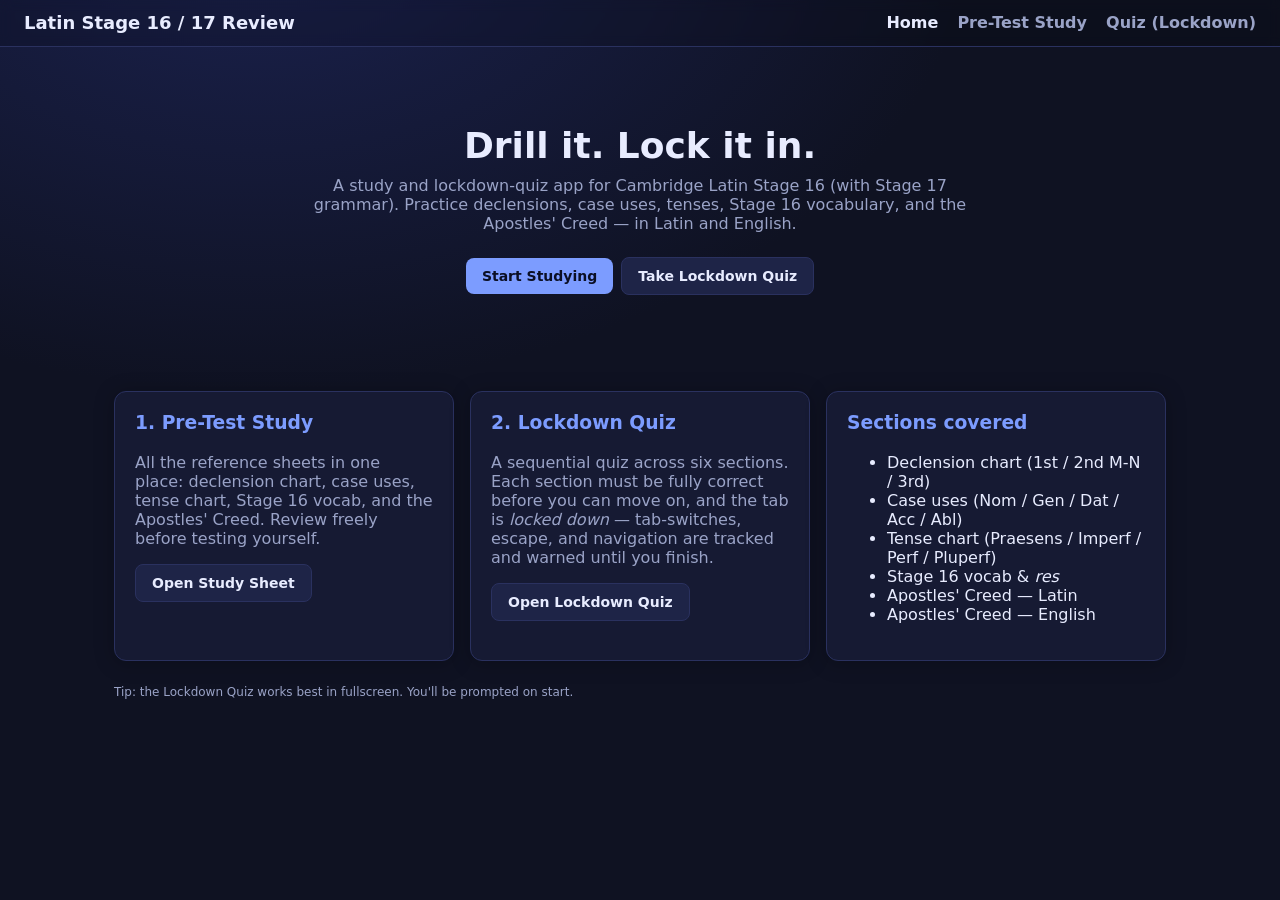
<file: index.html>
<!doctype html>
<html lang="en">
<head>
  <meta charset="utf-8">
  <meta name="viewport" content="width=device-width,initial-scale=1">
  <title>Stage 16/17 Review — Home</title>
  <link rel="stylesheet" href="styles.css">
</head>
<body>
  <header class="topbar">
    <h1>Latin Stage 16 / 17 Review</h1>
    <nav class="topnav">
      <a href="index.html" class="active">Home</a>
      <a href="study.html">Pre-Test Study</a>
      <a href="quiz.html">Quiz (Lockdown)</a>
    </nav>
  </header>

  <section class="hero">
    <h2>Drill it. Lock it in.</h2>
    <p>
      A study and lockdown-quiz app for Cambridge Latin Stage 16 (with Stage 17 grammar).
      Practice declensions, case uses, tenses, Stage 16 vocabulary, and the Apostles' Creed — in Latin and English.
    </p>
    <div class="row" style="justify-content: center;">
      <a class="btn" href="study.html">Start Studying</a>
      <a class="btn secondary" href="quiz.html">Take Lockdown Quiz</a>
    </div>
  </section>

  <main class="container">
    <div class="card-grid">
      <div class="card">
        <h3>1. Pre-Test Study</h3>
        <p>All the reference sheets in one place: declension chart, case uses, tense chart, Stage 16 vocab, and the Apostles' Creed. Review freely before testing yourself.</p>
        <a class="btn secondary" href="study.html">Open Study Sheet</a>
      </div>
      <div class="card">
        <h3>2. Lockdown Quiz</h3>
        <p>A sequential quiz across six sections. Each section must be fully correct before you can move on, and the tab is <em>locked down</em> — tab-switches, escape, and navigation are tracked and warned until you finish.</p>
        <a class="btn secondary" href="quiz.html">Open Lockdown Quiz</a>
      </div>
      <div class="card">
        <h3>Sections covered</h3>
        <ul>
          <li>Declension chart (1st / 2nd M-N / 3rd)</li>
          <li>Case uses (Nom / Gen / Dat / Acc / Abl)</li>
          <li>Tense chart (Praesens / Imperf / Perf / Pluperf)</li>
          <li>Stage 16 vocab &amp; <em>res</em></li>
          <li>Apostles' Creed — Latin</li>
          <li>Apostles' Creed — English</li>
        </ul>
      </div>
    </div>

    <p class="footnote">
      Tip: the Lockdown Quiz works best in fullscreen. You'll be prompted on start.
    </p>
  </main>

  <script src="data.js"></script>
</body>
</html>
</file>
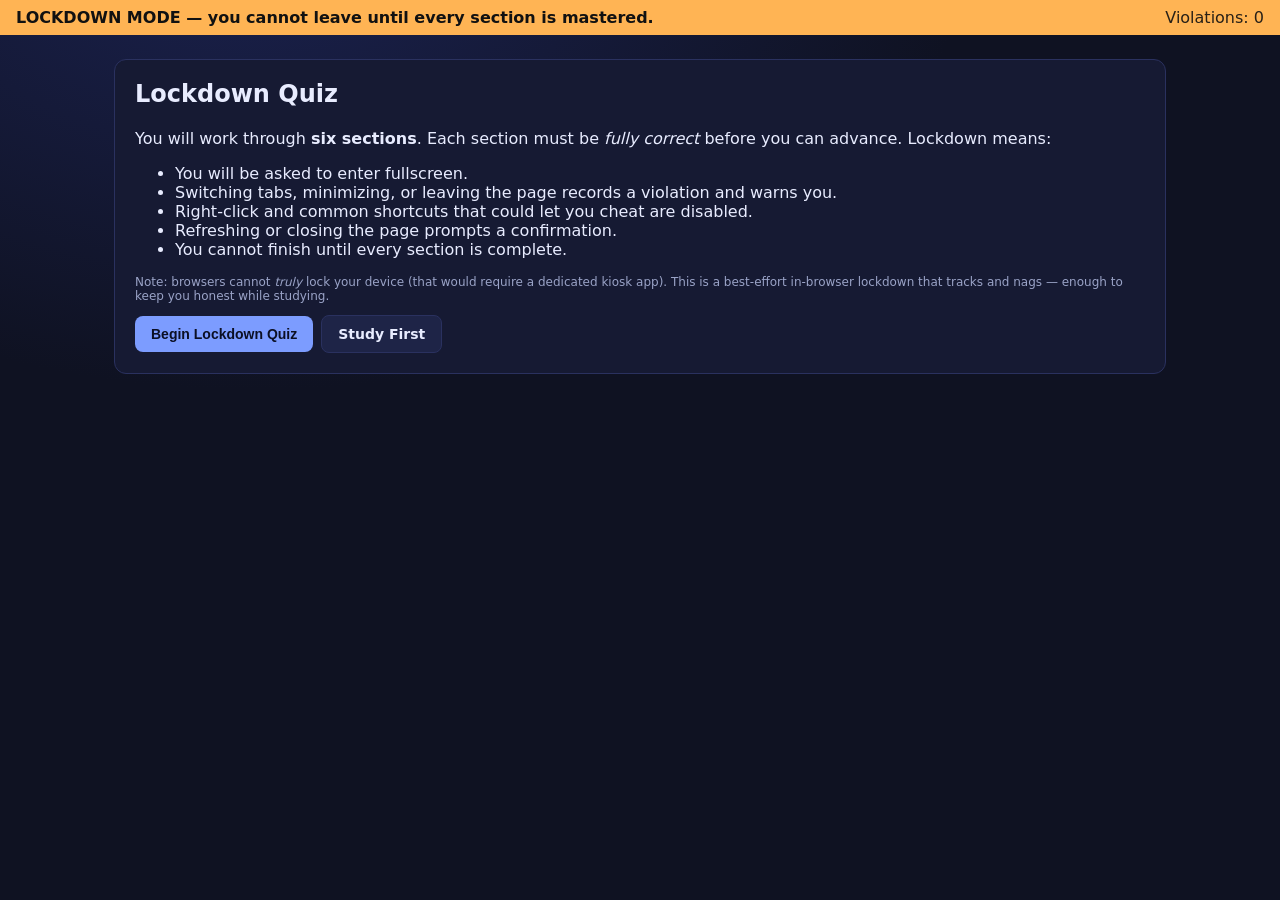
<file: quiz.html>
<!doctype html>
<html lang="en">
<head>
  <meta charset="utf-8">
  <meta name="viewport" content="width=device-width,initial-scale=1">
  <title>Lockdown Quiz — Stage 16/17</title>
  <link rel="stylesheet" href="styles.css">
</head>
<body>
  <div class="lockbar" id="lockbar">
    <span>LOCKDOWN MODE — you cannot leave until every section is mastered.</span>
    <span class="violations" id="violations">Violations: 0</span>
  </div>

  <main class="container">
    <div id="intro" class="panel">
      <h2>Lockdown Quiz</h2>
      <p>
        You will work through <strong>six sections</strong>. Each section must be <em>fully correct</em> before you can advance.
        Lockdown means:
      </p>
      <ul>
        <li>You will be asked to enter fullscreen.</li>
        <li>Switching tabs, minimizing, or leaving the page records a violation and warns you.</li>
        <li>Right-click and common shortcuts that could let you cheat are disabled.</li>
        <li>Refreshing or closing the page prompts a confirmation.</li>
        <li>You cannot finish until every section is complete.</li>
      </ul>
      <p class="footnote">
        Note: browsers cannot <em>truly</em> lock your device (that would require a dedicated kiosk app). This is a best-effort
        in-browser lockdown that tracks and nags — enough to keep you honest while studying.
      </p>
      <div class="row">
        <button class="btn" id="start-btn">Begin Lockdown Quiz</button>
        <a class="btn secondary" href="study.html">Study First</a>
      </div>
    </div>

    <ul class="progress" id="progress" style="display:none"></ul>

    <div id="stage" style="display:none"></div>

    <div id="done" class="panel" style="display:none">
      <h2>🎉 Mastered.</h2>
      <p>You completed every section of the Stage 16 / 17 Review. Lockdown released.</p>
      <p id="violation-summary" class="footnote"></p>
      <div class="row">
        <a class="btn" href="index.html">Return to Home</a>
        <button class="btn secondary" id="restart-btn">Restart Quiz</button>
      </div>
    </div>
  </main>

  <div class="modal-bg" id="warn-modal">
    <div class="modal">
      <h3 id="warn-title">⚠ Tab / focus violation</h3>
      <p id="warn-body">You left the quiz tab. This was logged. Return to fullscreen and continue.</p>
      <button class="btn" id="warn-close">Return to Quiz</button>
    </div>
  </div>

  <script src="data.js"></script>
  <script src="quiz.js"></script>
</body>
</html>
</file>
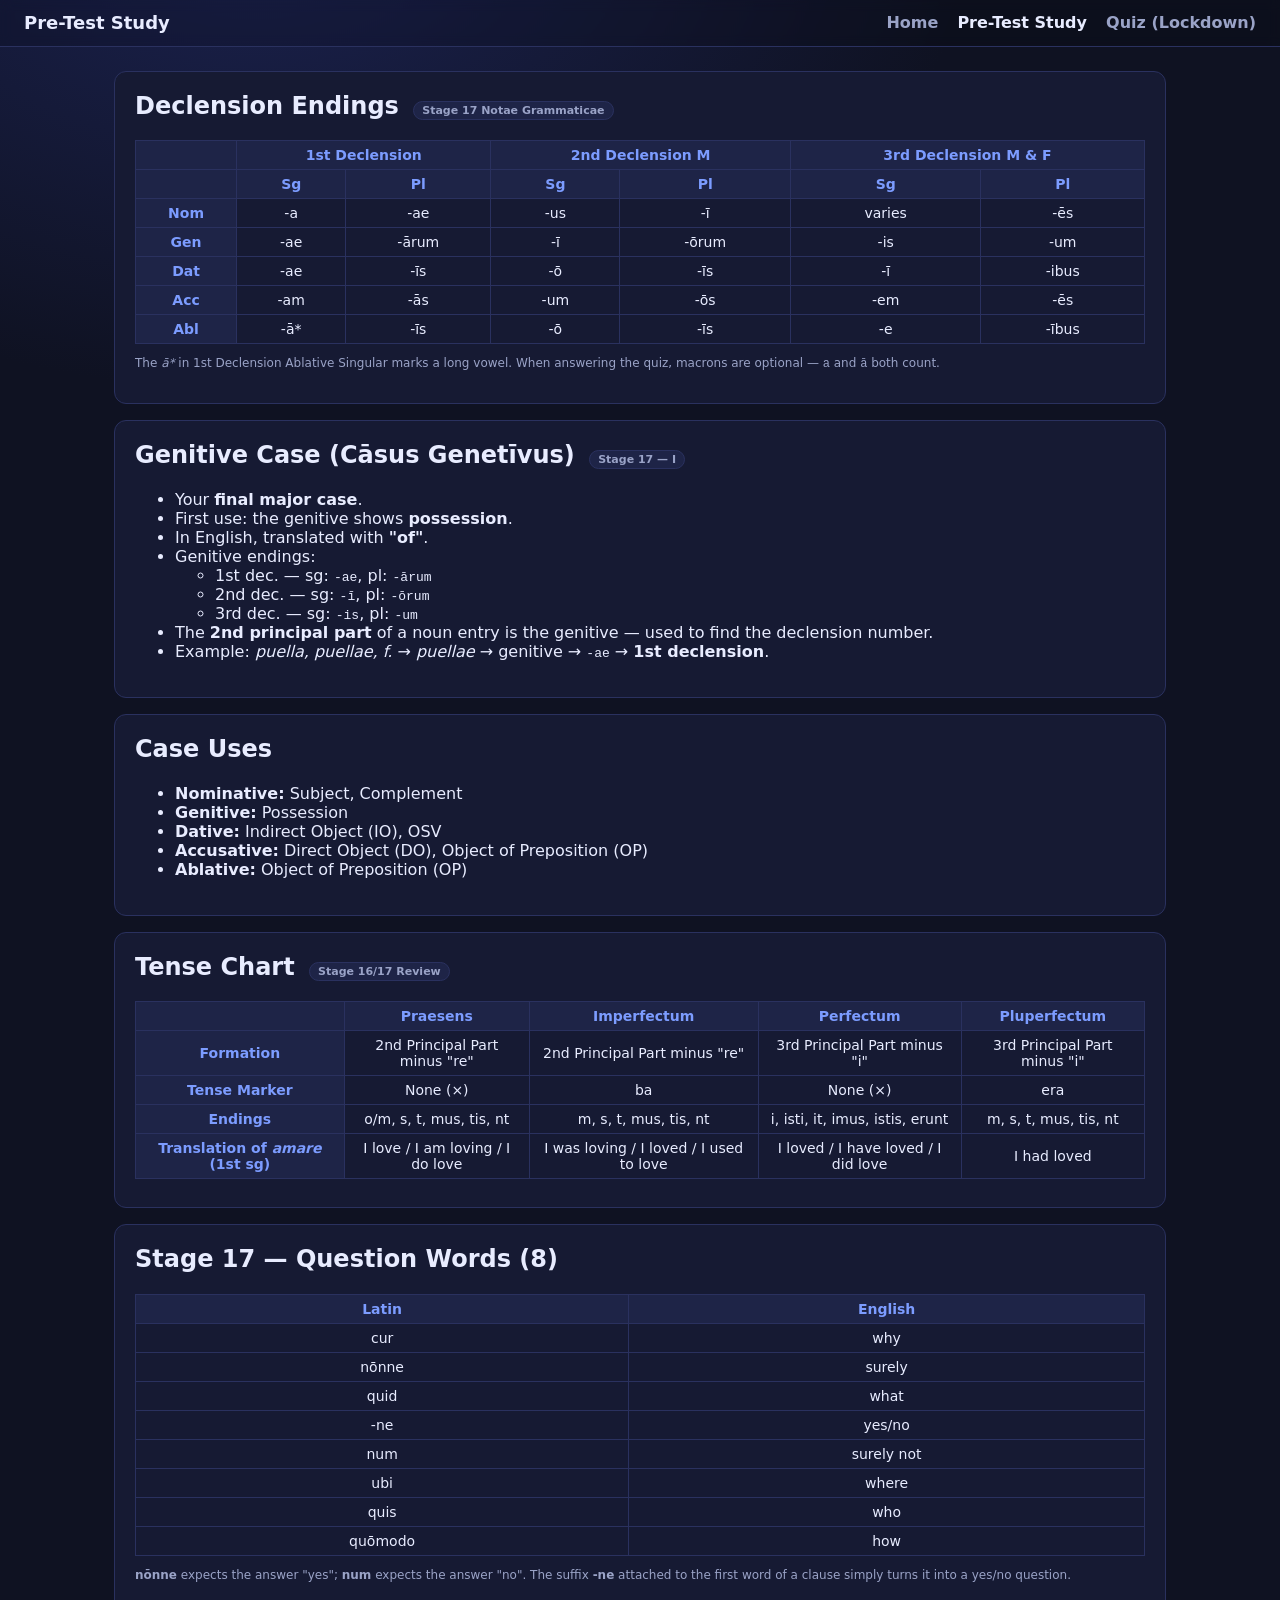
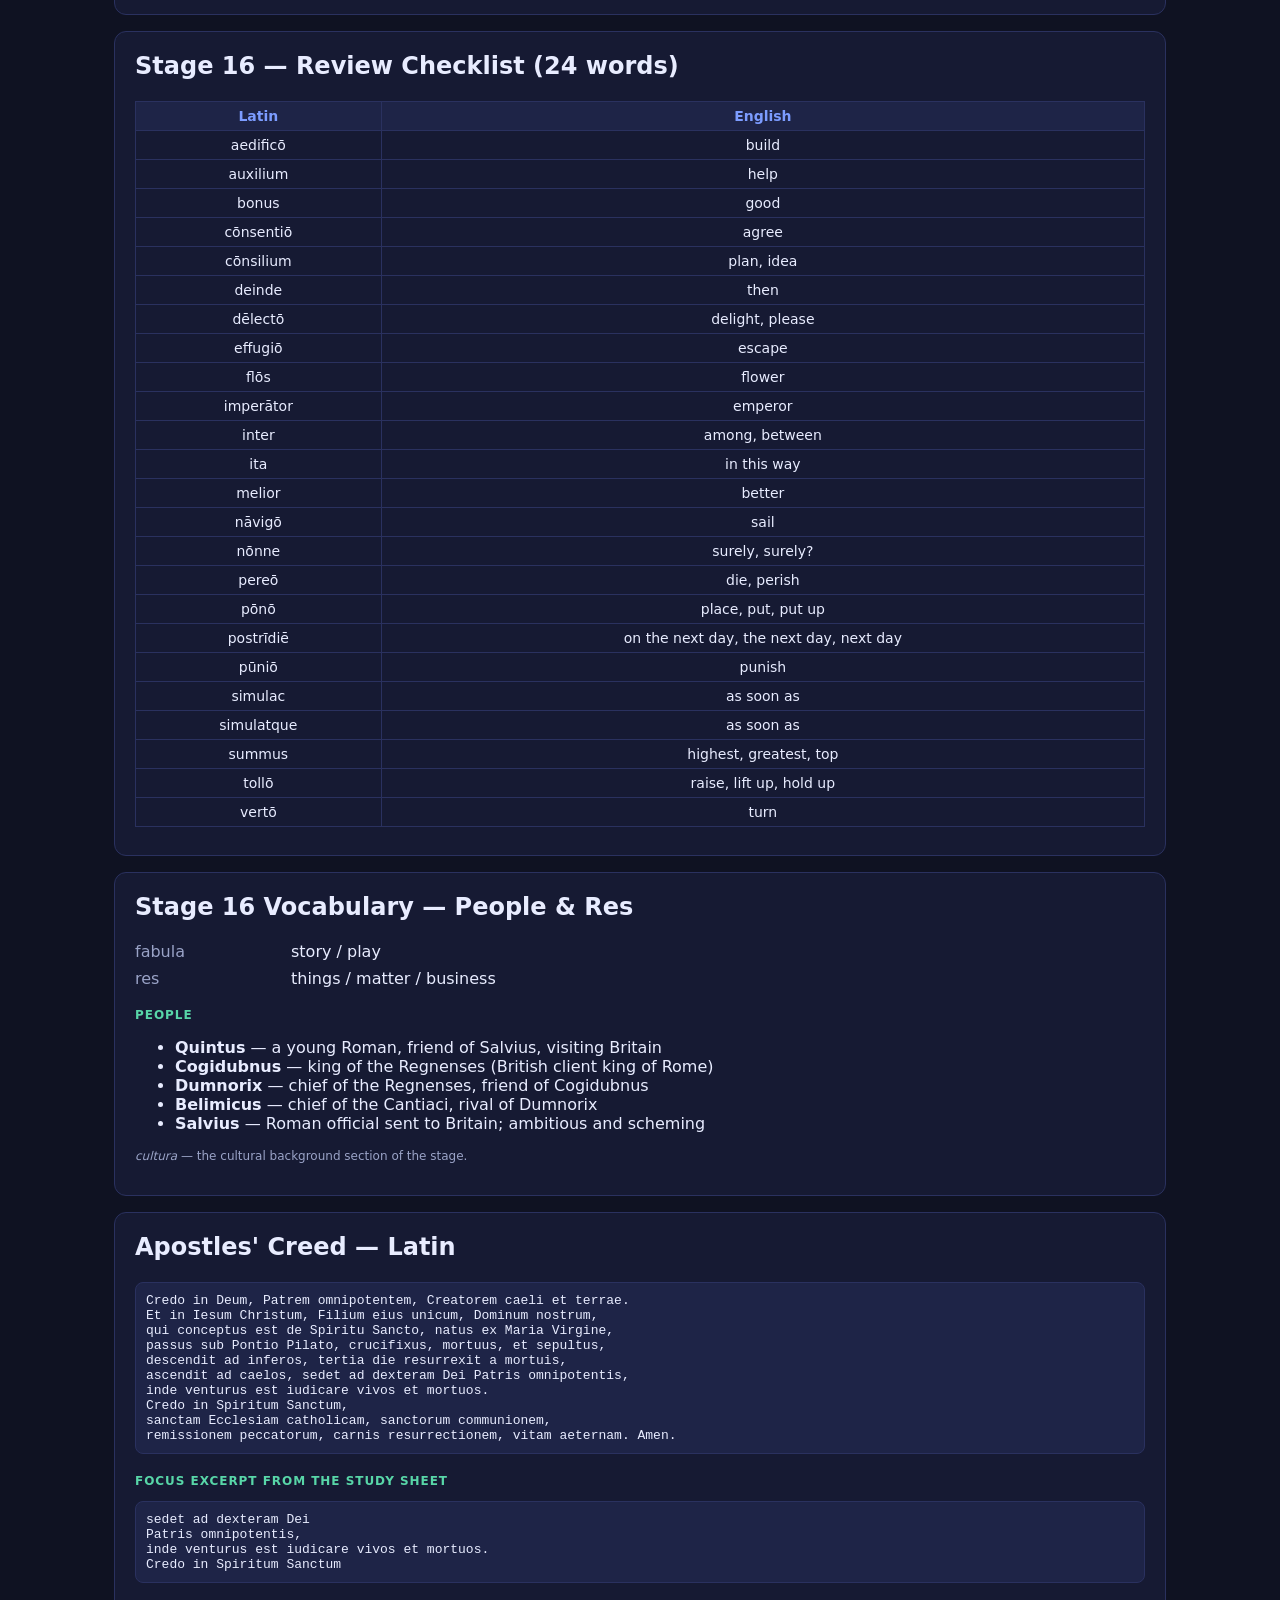
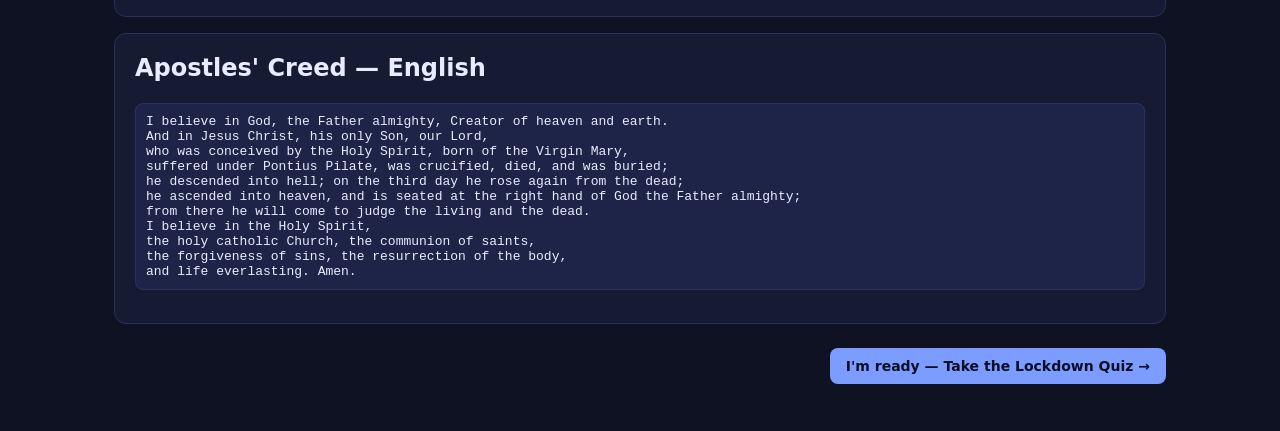
<file: study.html>
<!doctype html>
<html lang="en">
<head>
  <meta charset="utf-8">
  <meta name="viewport" content="width=device-width,initial-scale=1">
  <title>Pre-Test Study — Stage 16/17</title>
  <link rel="stylesheet" href="styles.css">
</head>
<body>
  <header class="topbar">
    <h1>Pre-Test Study</h1>
    <nav class="topnav">
      <a href="index.html">Home</a>
      <a href="study.html" class="active">Pre-Test Study</a>
      <a href="quiz.html">Quiz (Lockdown)</a>
    </nav>
  </header>

  <main class="container">
    <div class="panel">
      <h2>Declension Endings <span class="pill">Stage 17 Notae Grammaticae</span></h2>
      <table class="chart" id="decl-ref-table">
        <thead>
          <tr>
            <th></th>
            <th colspan="2">1st Declension</th>
            <th colspan="2">2nd Declension M</th>
            <th colspan="2">3rd Declension M &amp; F</th>
          </tr>
          <tr>
            <th></th>
            <th>Sg</th><th>Pl</th>
            <th>Sg</th><th>Pl</th>
            <th>Sg</th><th>Pl</th>
          </tr>
        </thead>
        <tbody></tbody>
      </table>
      <p class="footnote">
        The <em>ā*</em> in 1st Declension Ablative Singular marks a long vowel. When answering the quiz, macrons
        are optional — <code>a</code> and <code>ā</code> both count.
      </p>
    </div>

    <div class="panel">
      <h2>Genitive Case (Cāsus Genetīvus) <span class="pill">Stage 17 — I</span></h2>
      <ul>
        <li>Your <strong>final major case</strong>.</li>
        <li>First use: the genitive shows <strong>possession</strong>.</li>
        <li>In English, translated with <strong>"of"</strong>.</li>
        <li>Genitive endings:
          <ul>
            <li>1st dec. — sg: <code>-ae</code>, pl: <code>-ārum</code></li>
            <li>2nd dec. — sg: <code>-ī</code>,  pl: <code>-ōrum</code></li>
            <li>3rd dec. — sg: <code>-is</code>, pl: <code>-um</code></li>
          </ul>
        </li>
        <li>The <strong>2nd principal part</strong> of a noun entry is the genitive — used to find the declension number.</li>
        <li>Example: <em>puella, puellae, f.</em> → <em>puellae</em> → genitive → <code>-ae</code> → <strong>1st declension</strong>.</li>
      </ul>
    </div>

    <div class="panel">
      <h2>Case Uses</h2>
      <ul>
        <li><strong>Nominative:</strong> Subject, Complement</li>
        <li><strong>Genitive:</strong> Possession</li>
        <li><strong>Dative:</strong> Indirect Object (IO), OSV</li>
        <li><strong>Accusative:</strong> Direct Object (DO), Object of Preposition (OP)</li>
        <li><strong>Ablative:</strong> Object of Preposition (OP)</li>
      </ul>
    </div>

    <div class="panel">
      <h2>Tense Chart <span class="pill">Stage 16/17 Review</span></h2>
      <table class="chart">
        <thead>
          <tr>
            <th></th>
            <th>Praesens</th>
            <th>Imperfectum</th>
            <th>Perfectum</th>
            <th>Pluperfectum</th>
          </tr>
        </thead>
        <tbody>
          <tr>
            <td class="rowhdr">Formation</td>
            <td>2nd Principal Part minus "re"</td>
            <td>2nd Principal Part minus "re"</td>
            <td>3rd Principal Part minus "i"</td>
            <td>3rd Principal Part minus "i"</td>
          </tr>
          <tr>
            <td class="rowhdr">Tense Marker</td>
            <td>None (×)</td>
            <td>ba</td>
            <td>None (×)</td>
            <td>era</td>
          </tr>
          <tr>
            <td class="rowhdr">Endings</td>
            <td>o/m, s, t, mus, tis, nt</td>
            <td>m, s, t, mus, tis, nt</td>
            <td>i, isti, it, imus, istis, erunt</td>
            <td>m, s, t, mus, tis, nt</td>
          </tr>
          <tr>
            <td class="rowhdr">Translation of <em>amare</em> (1st sg)</td>
            <td>I love / I am loving / I do love</td>
            <td>I was loving / I loved / I used to love</td>
            <td>I loved / I have loved / I did love</td>
            <td>I had loved</td>
          </tr>
        </tbody>
      </table>
    </div>

    <div class="panel">
      <h2>Stage 17 — Question Words (8)</h2>
      <table class="chart" id="qwords-table">
        <thead><tr><th>Latin</th><th>English</th></tr></thead>
        <tbody></tbody>
      </table>
      <p class="footnote">
        <strong>nōnne</strong> expects the answer "yes"; <strong>num</strong> expects the answer "no".
        The suffix <strong>-ne</strong> attached to the first word of a clause simply turns it into a yes/no question.
      </p>
    </div>

    <div class="panel">
      <h2>Stage 16 — Review Checklist (24 words)</h2>
      <table class="chart" id="vocab-words-table">
        <thead><tr><th>Latin</th><th>English</th></tr></thead>
        <tbody></tbody>
      </table>
    </div>

    <div class="panel">
      <h2>Stage 16 Vocabulary — People &amp; Res</h2>
      <div class="kv">
        <label>fabula</label><div>story / play</div>
        <label>res</label><div>things / matter / business</div>
      </div>
      <h3 class="section-title">People</h3>
      <ul id="people-list"></ul>
      <p class="footnote"><em>cultura</em> — the cultural background section of the stage.</p>
    </div>

    <div class="panel">
      <h2>Apostles' Creed — Latin</h2>
      <pre id="creed-latin" class="diff"></pre>
      <h3 class="section-title">Focus excerpt from the study sheet</h3>
      <pre id="creed-focus" class="diff"></pre>
    </div>

    <div class="panel">
      <h2>Apostles' Creed — English</h2>
      <pre id="creed-english" class="diff"></pre>
    </div>

    <div class="row" style="justify-content: flex-end; margin: 24px 0;">
      <a class="btn" href="quiz.html">I'm ready — Take the Lockdown Quiz &rarr;</a>
    </div>
  </main>

  <script src="data.js"></script>
  <script>
    // Render declension reference table
    const declBody = document.querySelector('#decl-ref-table tbody');
    DECLENSIONS.rows.forEach(row => {
      const tr = document.createElement('tr');
      const cells = DECLENSIONS.display[row].map(v => {
        if (/^(varies|—|-|\*|)$/.test(v)) return '<td>' + (v || '—') + '</td>';
        return '<td>-' + v + '</td>';
      }).join('');
      tr.innerHTML = '<td class="rowhdr">' + row + '</td>' + cells;
      declBody.appendChild(tr);
    });

    // Render Stage 17 question words
    const qwBody = document.querySelector('#qwords-table tbody');
    QUESTION_WORDS.forEach(w => {
      const tr = document.createElement('tr');
      tr.innerHTML = '<td>' + w.latin + '</td><td>' + w.answers[0] + '</td>';
      qwBody.appendChild(tr);
    });

    // Render Stage 16 checklist
    const vwBody = document.querySelector('#vocab-words-table tbody');
    VOCAB_WORDS.forEach(w => {
      const tr = document.createElement('tr');
      tr.innerHTML = '<td>' + w.latin + '</td><td>' + w.answers.join(', ') + '</td>';
      vwBody.appendChild(tr);
    });

    // Render people
    const ul = document.getElementById('people-list');
    VOCAB.people.forEach(p => {
      const li = document.createElement('li');
      li.innerHTML = '<strong>' + p.name + '</strong> — ' + p.desc;
      ul.appendChild(li);
    });
    document.getElementById('creed-latin').textContent = CREED_LATIN;
    document.getElementById('creed-focus').textContent = CREED_FOCUS_LATIN;
    document.getElementById('creed-english').textContent = CREED_ENGLISH;
  </script>
</body>
</html>
</file>
<file: styles.css>
:root {
  --bg: #0f1222;
  --panel: #161a33;
  --panel-2: #1e2447;
  --accent: #7c9cff;
  --accent-2: #58d6a8;
  --warn: #ffb454;
  --err: #ff6b6b;
  --ok: #58d6a8;
  --text: #e8ecff;
  --muted: #9aa3c7;
  --border: #2a315f;
}

* { box-sizing: border-box; }
html, body {
  margin: 0; padding: 0;
  font-family: ui-sans-serif, system-ui, -apple-system, Segoe UI, Roboto, sans-serif;
  background: radial-gradient(1200px 800px at 20% -10%, #1b2250 0%, var(--bg) 60%) fixed, var(--bg);
  color: var(--text);
  min-height: 100%;
}

a { color: var(--accent); text-decoration: none; }
a:hover { text-decoration: underline; }

.container {
  max-width: 1100px;
  margin: 0 auto;
  padding: 24px;
}

header.topbar {
  display: flex;
  justify-content: space-between;
  align-items: center;
  padding: 12px 24px;
  border-bottom: 1px solid var(--border);
  background: rgba(0,0,0,0.15);
  position: sticky; top: 0; z-index: 5;
  backdrop-filter: blur(6px);
}

header.topbar h1 {
  font-size: 18px; margin: 0;
}

nav.topnav a {
  margin-left: 14px;
  color: var(--muted);
  font-weight: 600;
}
nav.topnav a.active { color: var(--text); }

h1, h2, h3 { line-height: 1.2; }

.hero {
  padding: 48px 24px;
  text-align: center;
}
.hero h2 {
  font-size: 36px;
  margin-bottom: 8px;
}
.hero p { color: var(--muted); max-width: 700px; margin: 0 auto 24px; }

.card-grid {
  display: grid;
  grid-template-columns: repeat(auto-fit, minmax(260px, 1fr));
  gap: 16px;
  margin: 24px 0;
}

.card {
  background: var(--panel);
  border: 1px solid var(--border);
  border-radius: 12px;
  padding: 20px;
  box-shadow: 0 2px 20px rgba(0,0,0,0.25);
}
.card h3 { margin-top: 0; color: var(--accent); }
.card p { color: var(--muted); }

.btn {
  display: inline-block;
  background: var(--accent);
  color: #0b0f24;
  border: 0;
  border-radius: 8px;
  padding: 10px 16px;
  font-weight: 700;
  cursor: pointer;
  font-size: 14px;
}
.btn:hover { filter: brightness(1.08); }
.btn.secondary { background: var(--panel-2); color: var(--text); border: 1px solid var(--border); }
.btn.danger { background: var(--err); color: white; }
.btn:disabled { opacity: 0.5; cursor: not-allowed; }

.panel {
  background: var(--panel);
  border: 1px solid var(--border);
  border-radius: 12px;
  padding: 20px;
  margin-bottom: 16px;
}
.panel h2 { margin-top: 0; }

table.chart {
  width: 100%;
  border-collapse: collapse;
  margin: 8px 0;
}
table.chart th, table.chart td {
  border: 1px solid var(--border);
  padding: 6px 8px;
  text-align: center;
  font-size: 14px;
  vertical-align: middle;
}
table.chart th { background: var(--panel-2); color: var(--accent); }
table.chart td.rowhdr { background: var(--panel-2); color: var(--accent); font-weight: 700; }
table.chart td input {
  width: 100%;
  background: transparent;
  color: var(--text);
  border: 0;
  text-align: center;
  font: inherit;
  outline: none;
  padding: 6px 2px;
}
table.chart td.ok { background: rgba(88, 214, 168, 0.2); }
table.chart td.err { background: rgba(255, 107, 107, 0.2); }

.kv {
  display: grid;
  grid-template-columns: 140px 1fr;
  gap: 8px 16px;
  margin: 6px 0;
}
.kv label { color: var(--muted); }

input[type=text], textarea {
  width: 100%;
  background: var(--panel-2);
  color: var(--text);
  border: 1px solid var(--border);
  border-radius: 8px;
  padding: 8px 10px;
  font: inherit;
  outline: none;
}
input[type=text]:focus, textarea:focus { border-color: var(--accent); }
textarea { min-height: 180px; font-family: ui-monospace, Menlo, monospace; line-height: 1.45; }

.row {
  display: flex; gap: 8px; flex-wrap: wrap; align-items: center;
}

.status {
  display: inline-block; padding: 4px 8px; border-radius: 6px;
  font-size: 12px; font-weight: 700;
}
.status.ok { background: rgba(88,214,168,0.2); color: var(--ok); }
.status.err { background: rgba(255,107,107,0.2); color: var(--err); }
.status.todo { background: rgba(154,163,199,0.2); color: var(--muted); }
.status.locked { background: rgba(255,180,84,0.2); color: var(--warn); }

ul.progress {
  list-style: none; padding: 0; margin: 0;
  display: flex; flex-wrap: wrap; gap: 8px;
}
ul.progress li {
  padding: 6px 10px;
  background: var(--panel-2);
  border: 1px solid var(--border);
  border-radius: 6px;
  font-size: 13px;
}
ul.progress li.done { border-color: var(--ok); color: var(--ok); }
ul.progress li.current { border-color: var(--accent); color: var(--accent); }

.lockbar {
  position: sticky; top: 0;
  background: var(--warn);
  color: #111;
  padding: 8px 16px;
  font-weight: 700;
  display: flex; justify-content: space-between; align-items: center;
  z-index: 10;
}
.lockbar .violations { font-weight: 400; opacity: 0.9; }

.modal-bg {
  position: fixed; inset: 0;
  background: rgba(0,0,0,0.7);
  display: none;
  align-items: center; justify-content: center;
  z-index: 50;
}
.modal {
  background: var(--panel);
  border: 1px solid var(--border);
  border-radius: 12px;
  padding: 24px;
  max-width: 480px; width: 92%;
  text-align: center;
}
.modal h3 { color: var(--warn); margin-top: 0; }

.diff {
  font-family: ui-monospace, Menlo, monospace;
  white-space: pre-wrap;
  background: var(--panel-2);
  border: 1px solid var(--border);
  border-radius: 8px;
  padding: 10px;
  font-size: 13px;
}
.diff .ok { color: var(--ok); }
.diff .err { color: var(--err); text-decoration: underline; }

.footnote { color: var(--muted); font-size: 12px; }

.qheader {
  display: flex; justify-content: space-between; align-items: center;
  margin-bottom: 8px;
}

.pill {
  display: inline-block;
  padding: 2px 8px;
  border-radius: 12px;
  font-size: 11px;
  background: var(--panel-2);
  border: 1px solid var(--border);
  color: var(--muted);
  margin-left: 6px;
}

.section-title {
  color: var(--accent-2);
  text-transform: uppercase;
  letter-spacing: 0.08em;
  font-size: 12px;
  margin-top: 20px;
}

details { margin: 8px 0; }
details summary { cursor: pointer; color: var(--accent); }
</file>
